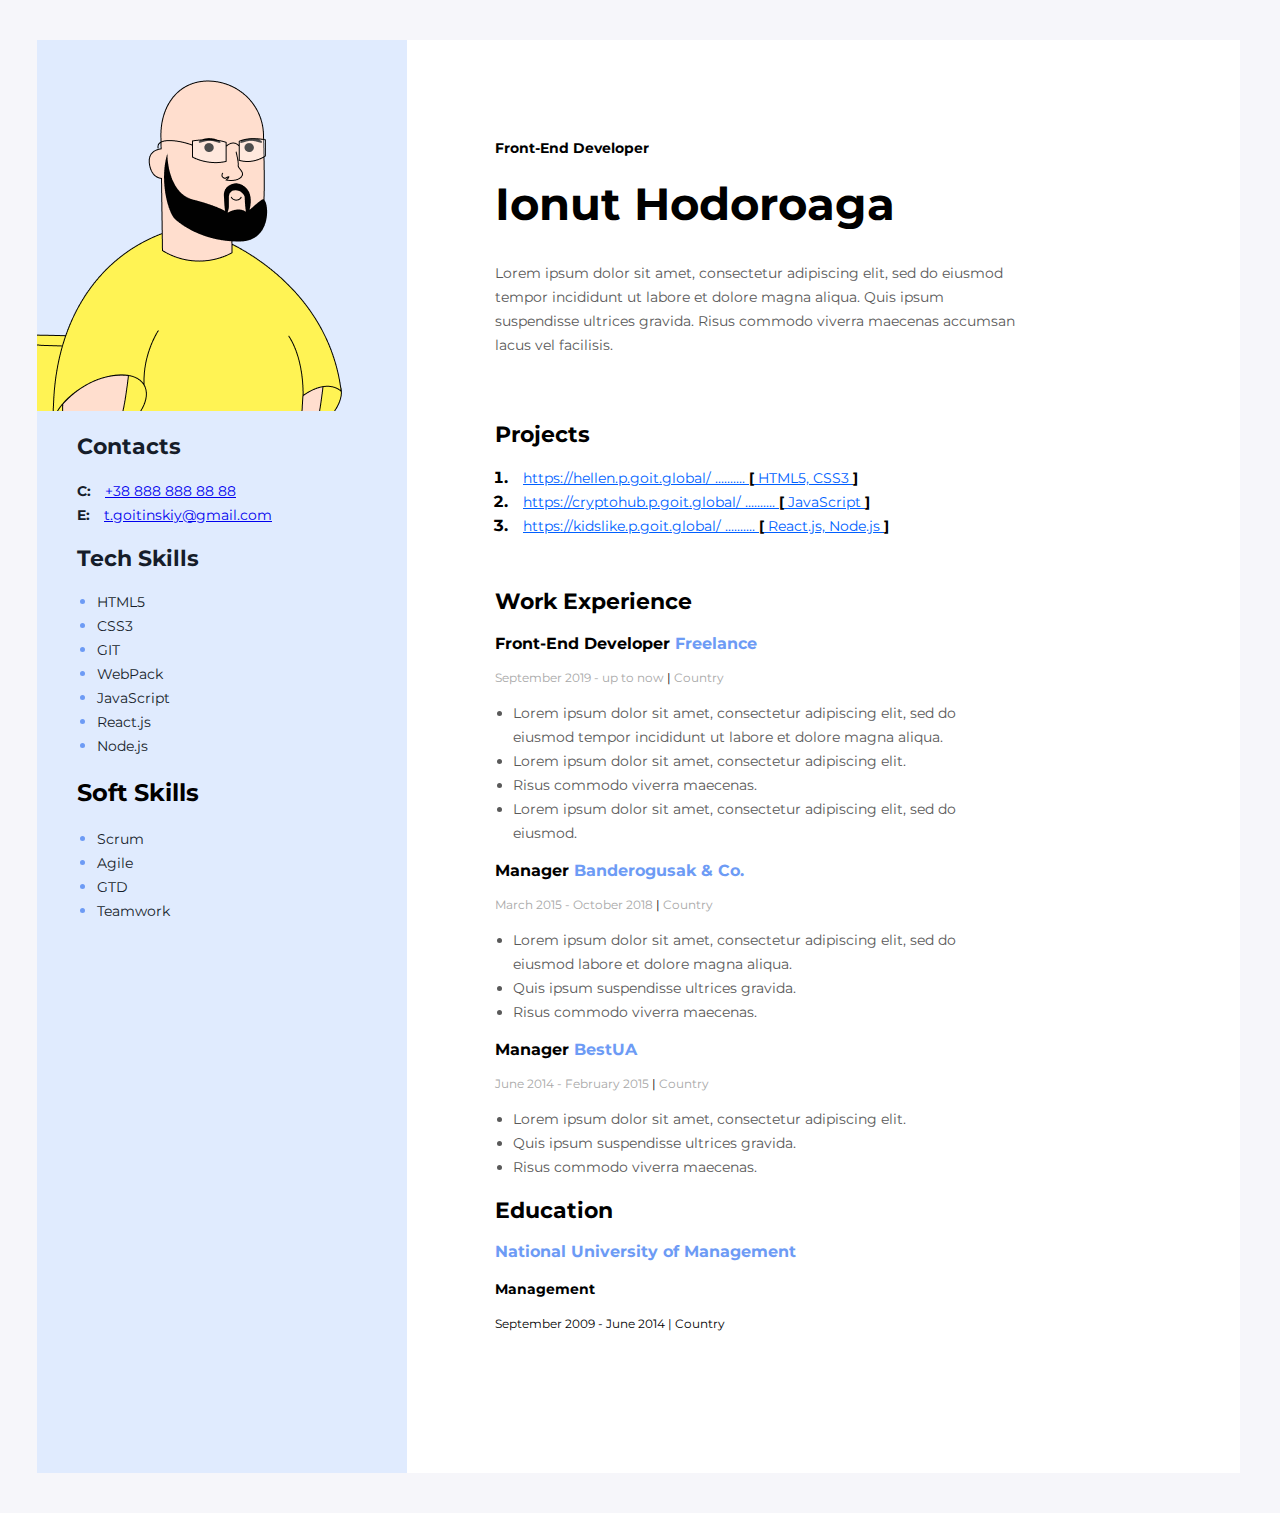
<file: index.html>
<!DOCTYPE html>
<html lang="en">
  <head>
    <meta charset="UTF-8" />
    <meta http-equiv="X-UA-Compatible" content="IE=edge" />
    <meta name="viewport" content="width=device-width, initial-scale=1.0" />
    <link rel="preconnect" href="https://fonts.googleapis.com" />
    <link rel="preconnect" href="https://fonts.gstatic.com" crossorigin />
    <link
      href="https://fonts.googleapis.com/css2?family=Montserrat:wght@400;700&display=swap"
      rel="stylesheet"
    />
    <link rel="stylesheet" href="./styles/styles.css" />
    <title>My resume</title>
  </head>
  <body>
    <!-- Our app -->
    <div class="main-section">
      <!-- Main section -->
      <div class="right-section">
        <!-- About me section -->
        <div class="about-me-section">
          <h3 class="about-me-profession">Front-End Developer</h3>

          <h1 id="personName">Ionut Hodoroaga</h1>

          <p>
            Lorem ipsum dolor sit amet, consectetur adipiscing elit, sed do
            eiusmod tempor incididunt ut labore et dolore magna aliqua. Quis
            ipsum suspendisse ultrices gravida. Risus commodo viverra maecenas
            accumsan lacus vel facilisis.
          </p>
        </div>
        <!-- Projects section -->
        <div class="projects-sections">
          <h2 class="block-title">Projects</h2>

          <ol>
            <li>
              <span class="projects-item"
                ><a href="https://hellen.p.goit.global/"
                  >https://hellen.p.goit.global/</a
                >
                ..........
                <span class="bracket">[</span> HTML5, CSS3
                <span class="bracket">]</span>
              </span>
            </li>
            <li>
              <span class="projects-item"
                ><a href="https://cryptohub.p.goit.global/"
                  >https://cryptohub.p.goit.global/</a
                >
                ..........
                <span class="bracket">[</span> JavaScript
                <span class="bracket">]</span>
              </span>
            </li>
            <li>
              <span class="projects-item"
                ><a href="https://kidslike.p.goit.global/"
                  >https://kidslike.p.goit.global/</a
                >
                ..........
                <span class="bracket">[</span> React.js, Node.js
                <span class="bracket">]</span>
              </span>
            </li>
          </ol>
        </div>
        <!-- Work experience section -->
        <div class="work-experience-section">
          <h2 class="block-title">Work Experience</h2>
          <!-- Company nr.3 -->
          <div>
            <h3 class="work-experience-position">
              Front-End Developer
              <span class="work-experience-company">Freelance</span>
            </h3>
            <p class="work-experience-period">
              September 2019 - up to now
              <span class="line-break">|</span> Country
            </p>
            <ul class="work-experience-duties">
              <li>
                Lorem ipsum dolor sit amet, consectetur adipiscing elit, sed do
                eiusmod tempor incididunt ut labore et dolore magna aliqua.
              </li>
              <li>Lorem ipsum dolor sit amet, consectetur adipiscing elit.</li>
              <li>Risus commodo viverra maecenas.</li>
              <li>
                Lorem ipsum dolor sit amet, consectetur adipiscing elit, sed do
                eiusmod.
              </li>
            </ul>
          </div>
          <!-- Company nr.2 -->
          <div>
            <h3 class="work-experience-position">
              Manager
              <span class="work-experience-company">Banderogusak & Co.</span>
            </h3>
            <p class="work-experience-period">
              March 2015 - October 2018
              <span class="line-break">|</span> Country
            </p>
            <ul class="work-experience-duties">
              <li>
                Lorem ipsum dolor sit amet, consectetur adipiscing elit, sed do
                eiusmod labore et dolore magna aliqua.
              </li>
              <li>Quis ipsum suspendisse ultrices gravida.</li>
              <li>Risus commodo viverra maecenas.</li>
            </ul>
          </div>

          <div>
            <!-- Company nr.1 -->
            <h3 class="work-experience-position">
              Manager
              <span class="work-experience-company"
                >BestUA <Corp class=""></Corp
              ></span>
            </h3>
            <p class="work-experience-period">
              June 2014 - February 2015
              <span class="line-break">|</span> Country
            </p>
            <ul class="work-experience-duties">
              <li>Lorem ipsum dolor sit amet, consectetur adipiscing elit.</li>
              <li>Quis ipsum suspendisse ultrices gravida.</li>
              <li>Risus commodo viverra maecenas.</li>
            </ul>
          </div>
        </div>
        <div class="education">
          <h2 class="block-title">Education</h2>
          <h3 class="form-of-education">National University of Management</h3>
          <h4 class="form-of-education-specialisation">Management</h4>
          <p class="education-period">September 2009 - June 2014 | Country</p>
        </div>
      </div>
      <!-- Sidebar section -->
      <aside class="sidebar-section">
        <img src="./img/Group 2144.png" alt="my photo" />
        <!-- Contacts section -->
        <div class="contacts-section">
          <h2 class="sidebar-title">Contacts</h2>
          <div>
            <span class="contacts-section-type">C:</span>
            <a class="contacts-section-value" href="tel:+388888888888"
              >+38 888 888 88 88</a
            >
          </div>
          <div>
            <span class="contacts-section-type">E:</span>
            <a
              class="contacts-section-value"
              href="mailto:t.goitinskiy@gmail.com"
              >t.goitinskiy@gmail.com</a
            >
          </div>
        </div>
        <!-- Tech skills section -->
        <div class="tech-skills-section">
          <h2 class="sidebar-title">Tech Skills</h2>
          <ul class="sidebar-list">
            <li><span>HTML5</span></li>
            <li><span>CSS3</span></li>
            <li><span>GIT</span></li>
            <li><span>WebPack</span></li>
            <li><span>JavaScript</span></li>
            <li><span>React.js</span></li>
            <li><span>Node.js</span></li>
          </ul>
        </div>
        <!-- Soft Skills section -->
        <div class="soft-skills-section">
          <h2>Soft Skills</h2>
          <ul class="sidebar-list">
            <li><span>Scrum</span></li>
            <li><span>Agile</span></li>
            <li><span>GTD</span></li>
            <li><span>Teamwork</span></li>
          </ul>
        </div>
      </aside>
    </div>
  </body>
</html>
</file>
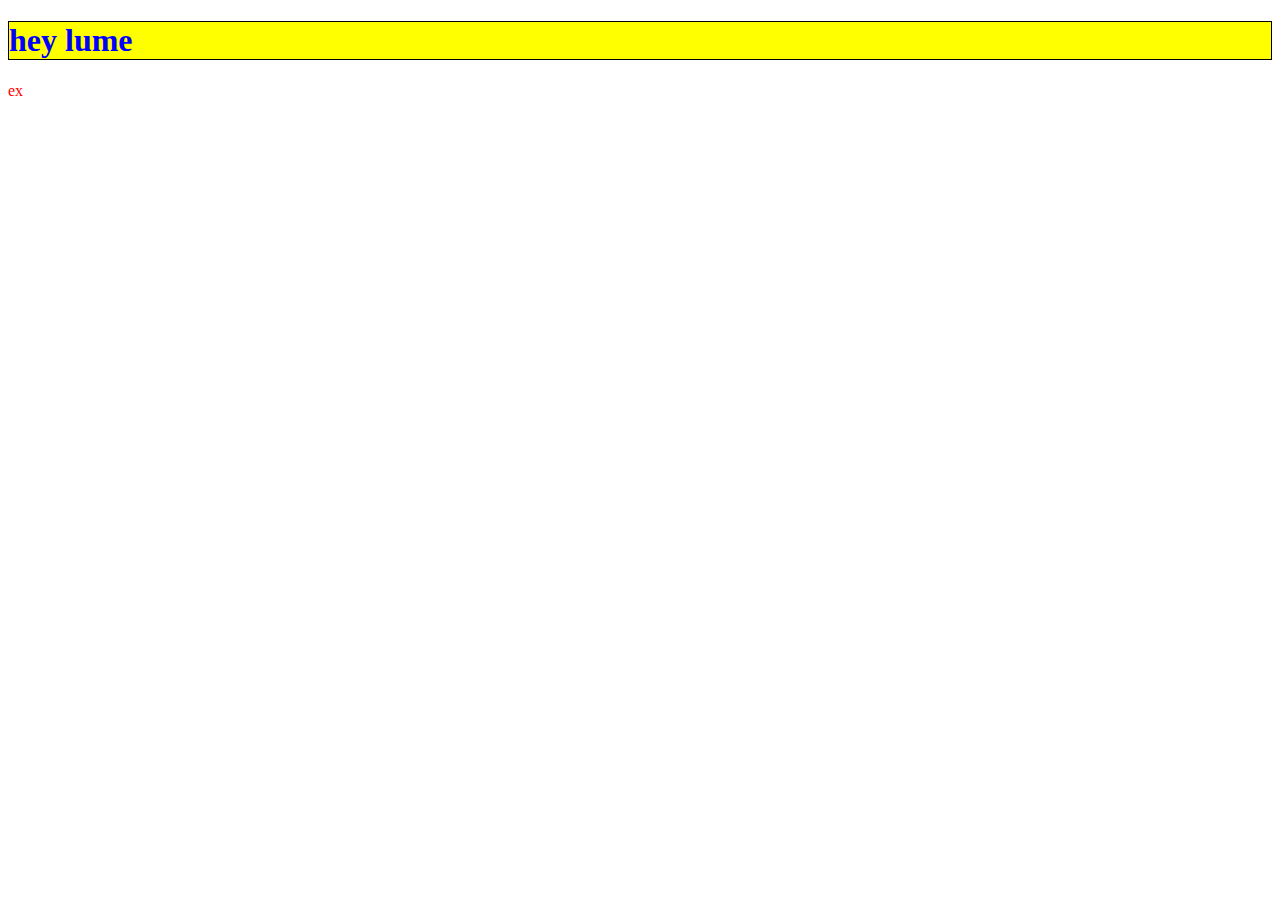
<file: practice 5/index.html>
<!DOCTYPE html>
<html lang="en-GB">
<head>
    <meta charset="UTF-8">
    <title>css experyument</title>
    <style>
        h1 {
            color: blue;
            background-color: yellow;
            border: 1px solid black;
        }
        p {
            color: red;
        }
    </style>
</head>
<body>
    <h1>hey lume

    </h1>
    <p>ex</p>
</body>
</html>
</file>
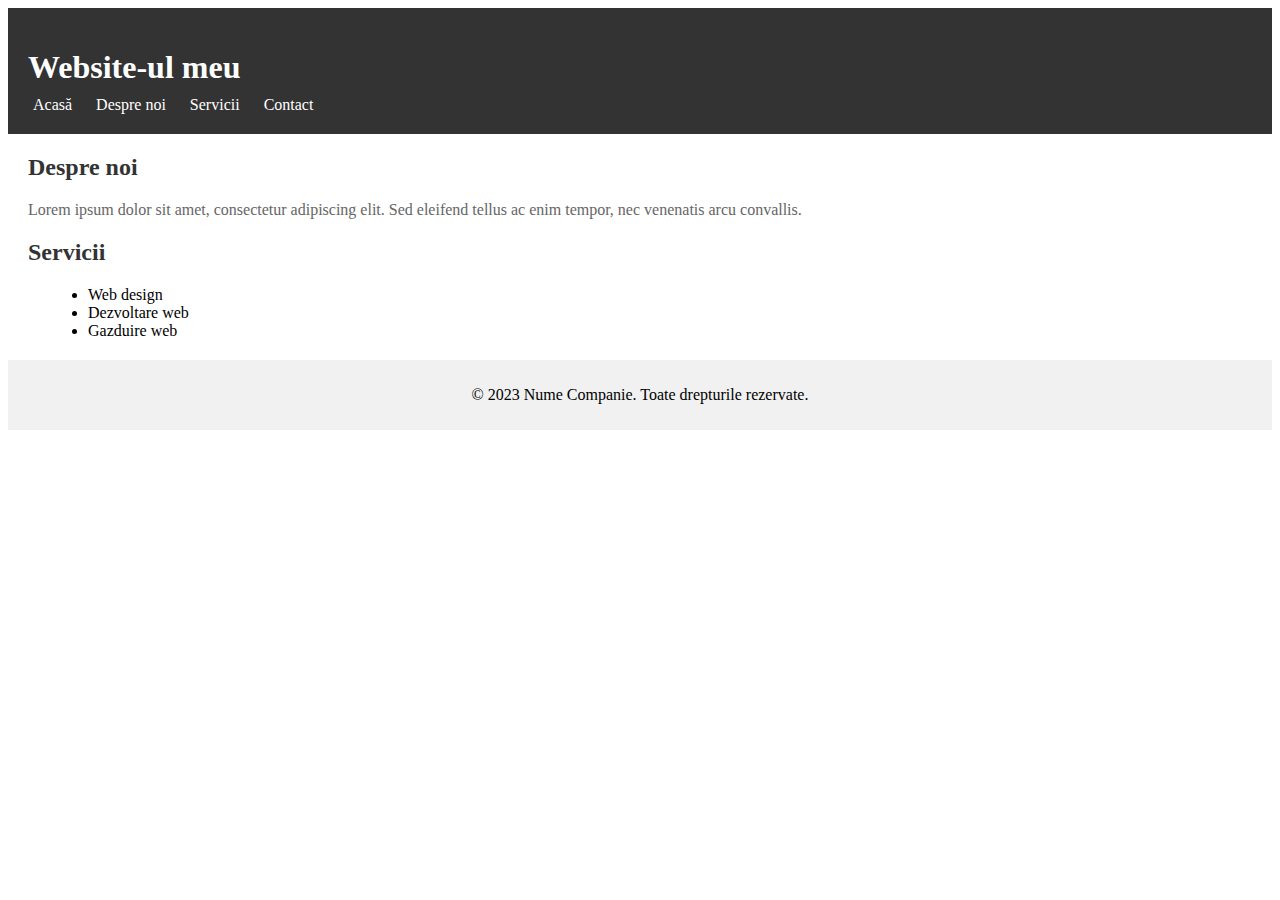
<file: practice/index.html>
<!DOCTYPE html>
<html>
<head>
  <link rel="stylesheet" type="text/css" href="styles.css">
</head>
<body>
  <header>
    <h1 class="titlu">Website-ul meu</h1>
    <nav>
      <ul>
        <li><a href="#">Acasă</a></li>
        <li><a href="#">Despre noi</a></li>
        <li><a href="#">Servicii</a></li>
        <li><a href="#">Contact</a></li>
      </ul>
    </nav>
  </header>

  <section>
    <h2>Despre noi</h2>
    <p>Lorem ipsum dolor sit amet, consectetur adipiscing elit. Sed eleifend tellus ac enim tempor, nec venenatis arcu convallis.</p>
  </section>

  <section>
    <h2>Servicii</h2>
    <ul>
      <li>Web design</li>
      <li>Dezvoltare web</li>
      <li>Gazduire web</li>
    </ul>
  </section>

  <footer>
    <p>&copy; 2023 Nume Companie. Toate drepturile rezervate.</p>
  </footer>
</body>
</html>
</file>
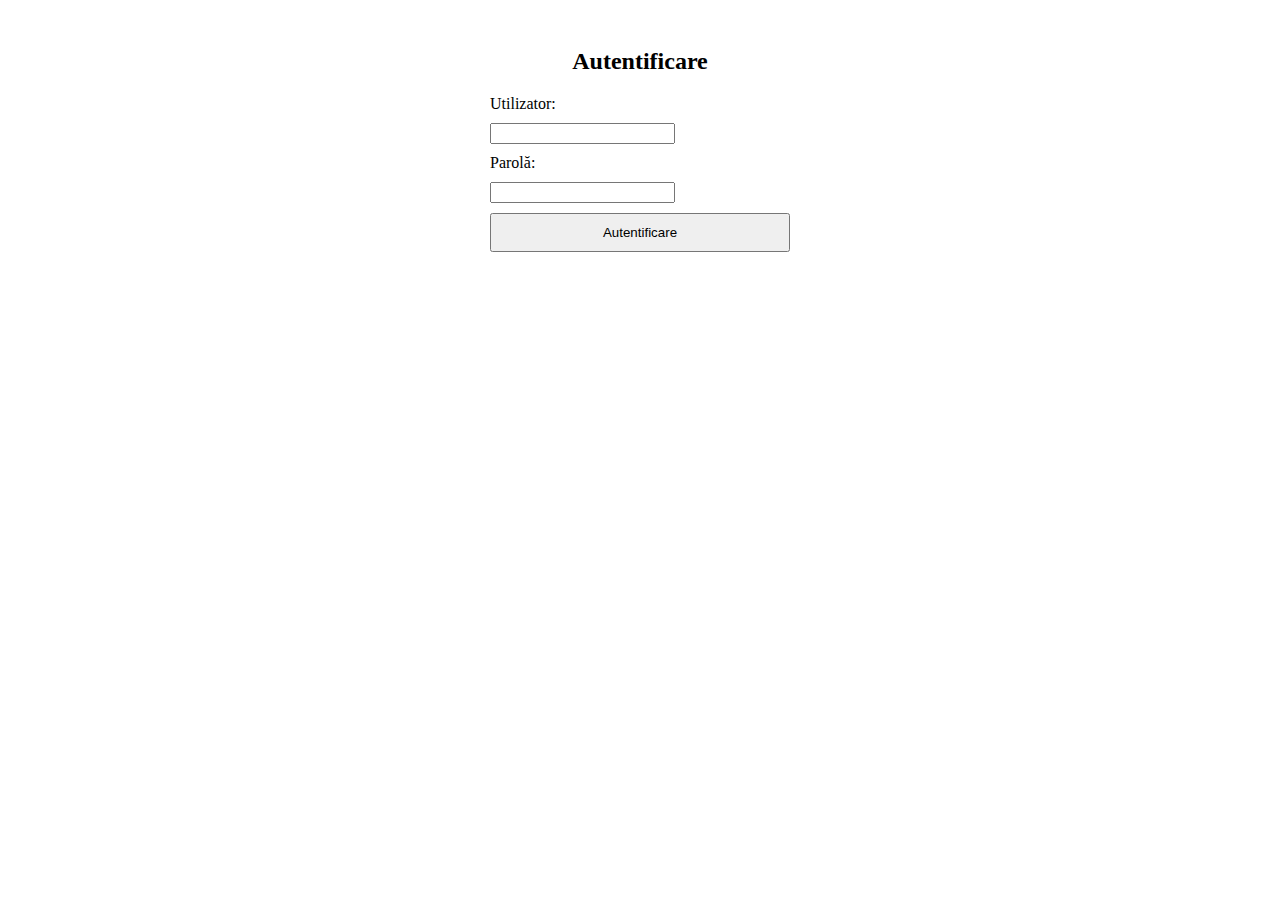
<file: practice2/index.html>
<!DOCTYPE html>
<html>
<head>
  <title>Formular de autentificare</title>
  <link rel="stylesheet" type="text/css" href="style.css">
</head>
<body>
  <div class="container">
    <h2>Autentificare</h2>
    <form id="authForm">
      <label for="username">Utilizator:</label>
      <input type="text" id="username" name="username" required>

      <label for="password">Parolă:</label>
      <input type="password" id="password" name="password" required>

      <input type="submit" value="Autentificare">
    </form>
  </div>

  <script src="script.js"></script>
</body>
</html>
</file>
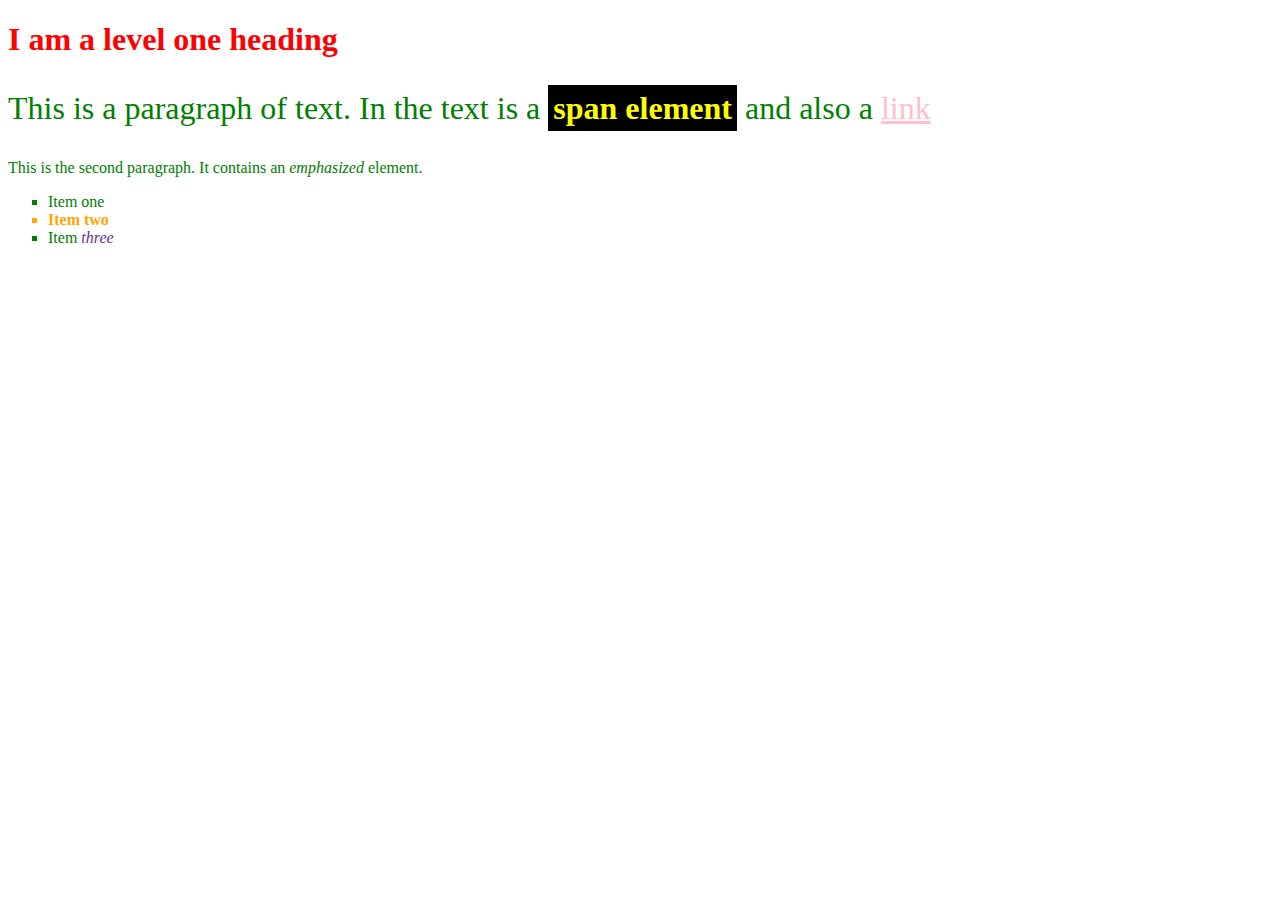
<file: practice3(gettngstrtedwthcssunderwhatis css)/index.html>
<!DOCTYPE html>
<html lang="en">
<head>
    <meta charset="UTF-8">
    <meta name="viewport" content="width=device-width, initial-scale=1.0">
    <title>Document</title>
    <link rel="stylesheet" href="styles.css">
</head>
<body>
    <h1>I am a level one heading</h1>

    <p>This is a paragraph of text. In the text is a 


        <span class="speciial">span element</span> and also a 
        
        <a href="https://example.com">link</a>
    </p>

    <p>

        This is the second paragraph. It contains an <em>

            emphasized
        </em> element.
    </p>



    <ul><li>
        Item <span>one</span>
    </li>
    <li class="speciial">Item two</li>

    <li>Item <em>three</em></li>    


</ul>
</body>
</html>
</file>
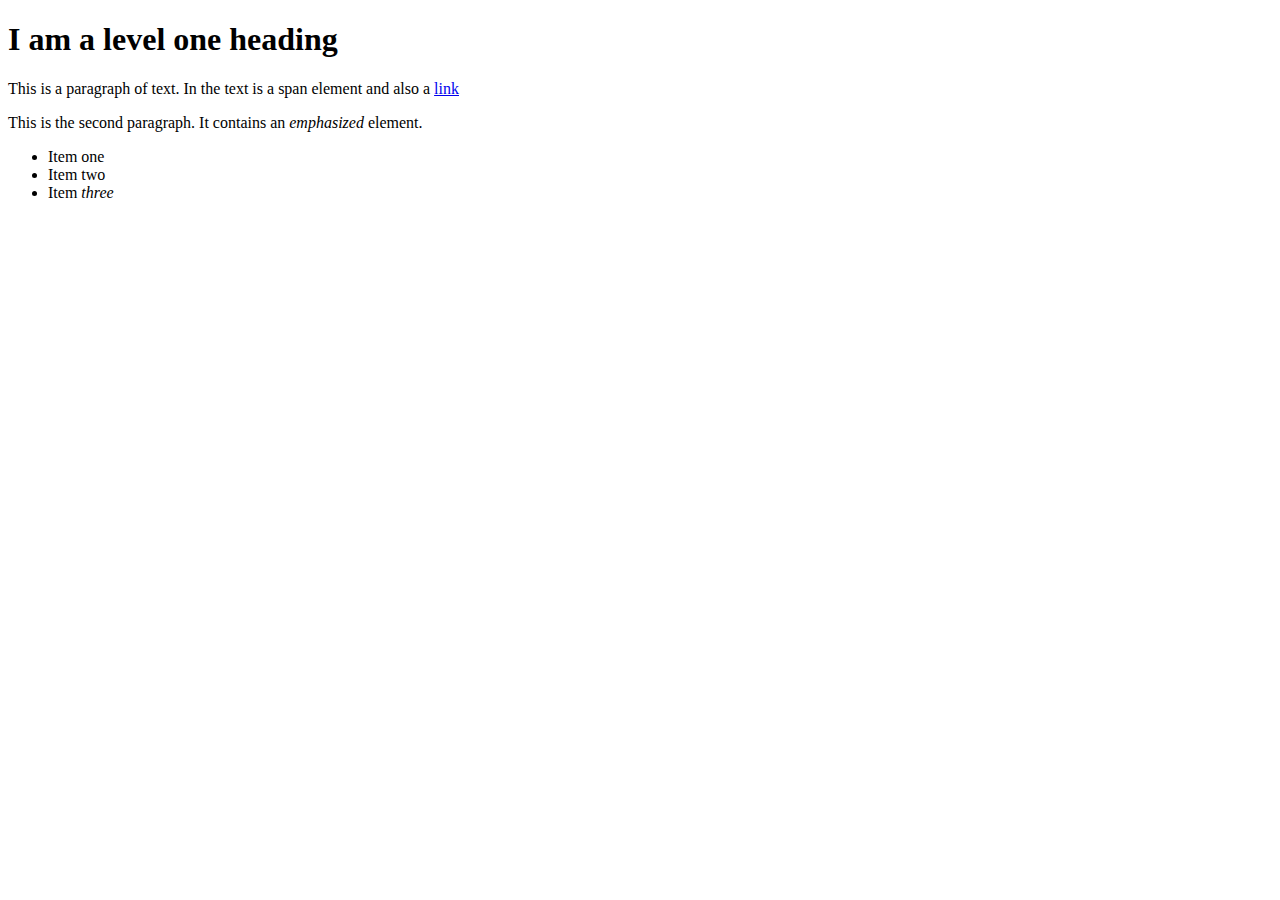
<file: practice3/index.html>
<!DOCTYPE html>
<html lang="en">
<head>
    <meta charset="UTF-8">
    <meta name="viewport" content="width=device-width, initial-scale=1.0">
    <title>Document</title>
</head>
<body>
    <h1>I am a level one heading</h1>

    <p>This is a paragraph of text. In the text is a 


        <span>span element</span> and also a 
        
        <a href="https://example.com">link</a>
    </p>

    <p>

        This is the second paragraph. It contains an <em>

            emphasized
        </em> element.
    </p>



    <ul><li>
        Item <span>one</span>
    </li>
    <li>Item two</li>

    <li>Item <em>three</em></li>    


</ul>
</body>
</html>
</file>
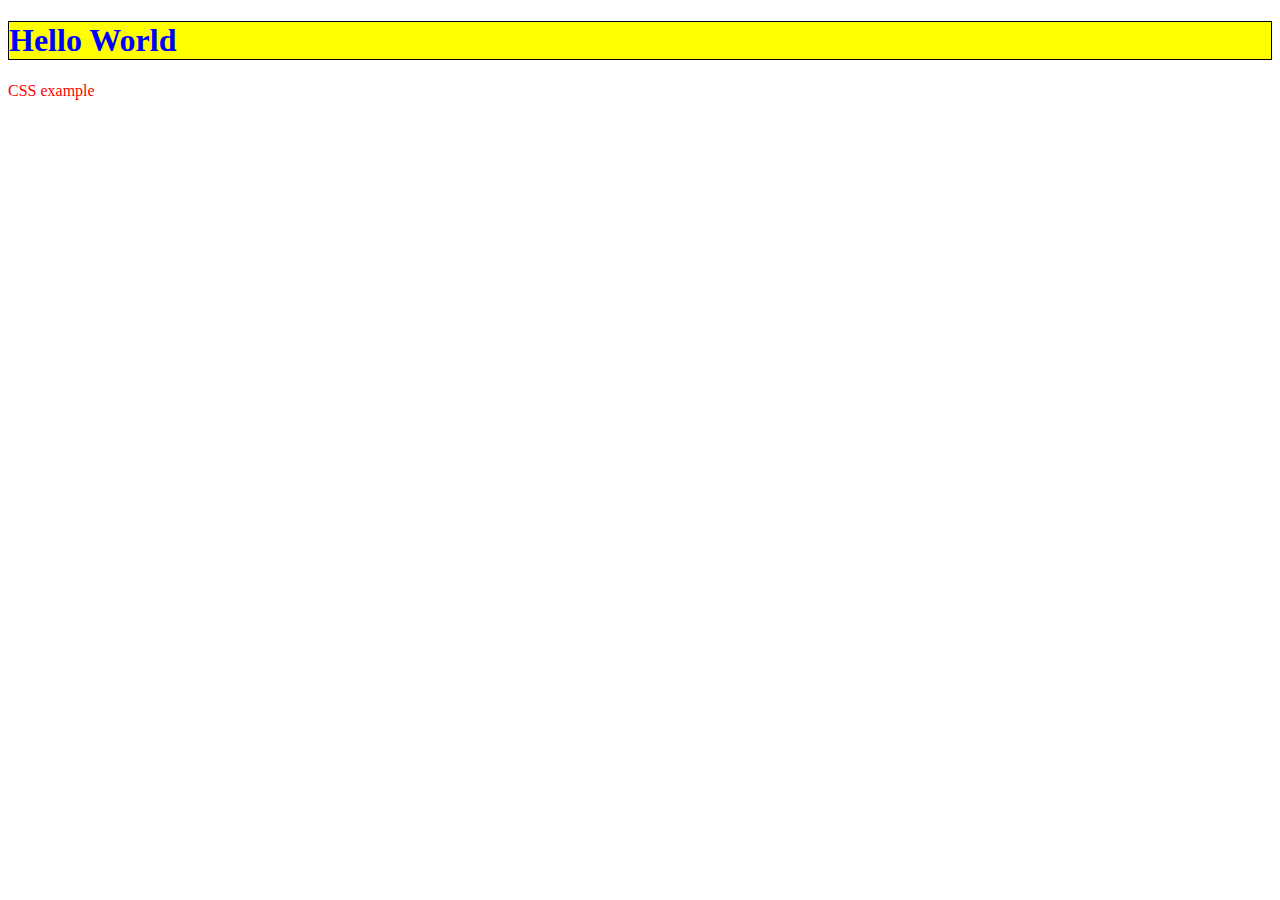
<file: siesespreactis/index.html>
<!DOCTYPE html>
<html lang="en-GB">
<head>
    <meta charset="utf-8">
    <title>My CSS experiment</title>
    <link rel="stylesheet" href="styles.css">
    <meta name="viewport" content="width=device-width, initial-scale=1.0">
    
</head>
<body>
    <h1>Hello World</h1>
    <p>CSS example</p>
</body>
</html>
</file>
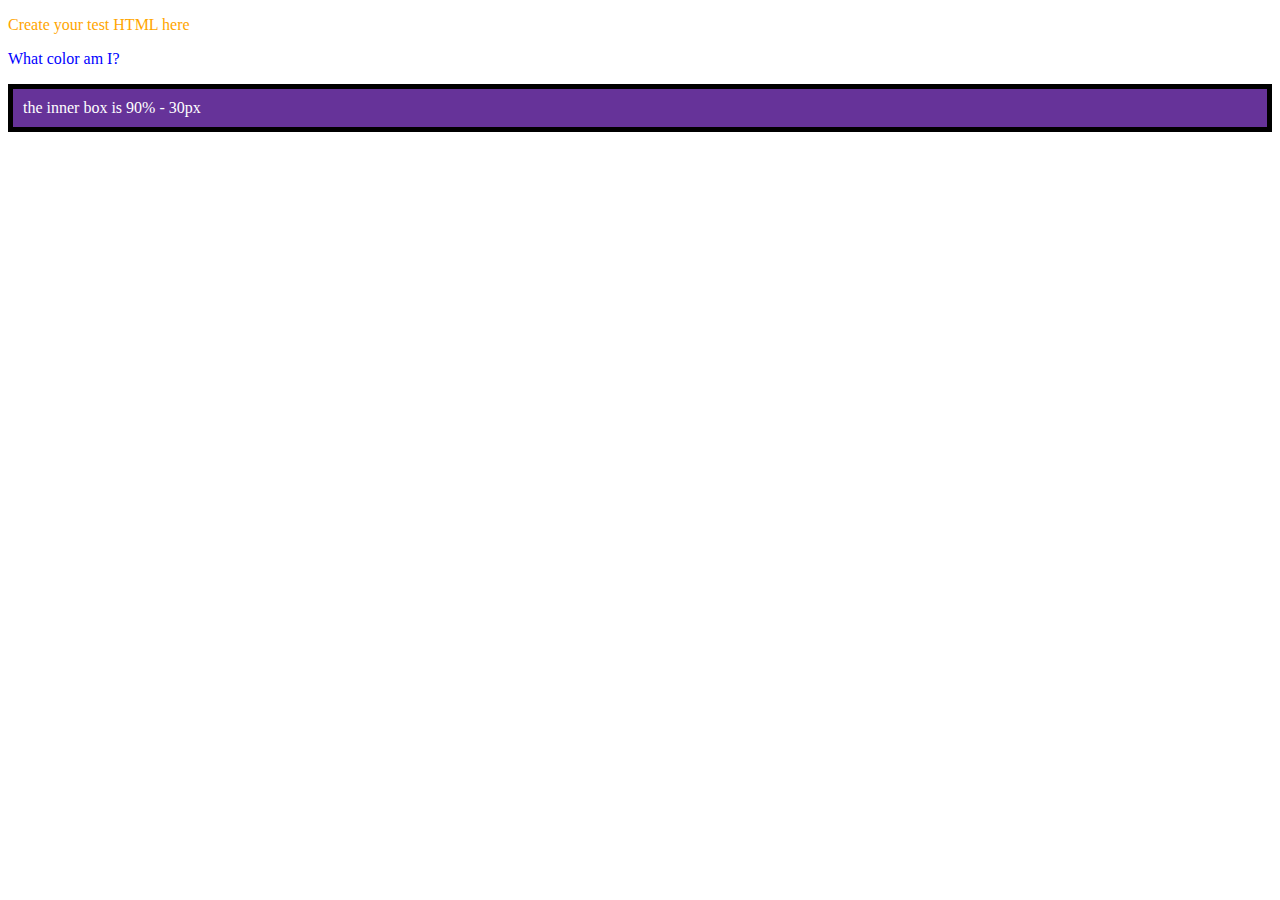
<file: practice 5/practice/index.html>
<!doctype html>
<html lang="en">
  <head>
    <meta charset="utf-8" />
    <meta name="viewport" content="width=device-width" />
    <title>My CSS experiments</title>
    <link rel="stylesheet" href="styles.css" />
  </head>
  <body>
    <p>Create your test HTML here</p>
    <p class="special">What color am I?</p>
    <div class="outer">
      <div class="box">the inner box is 90% - 30px</div>
    </div>
  </body>
</html>
</file>
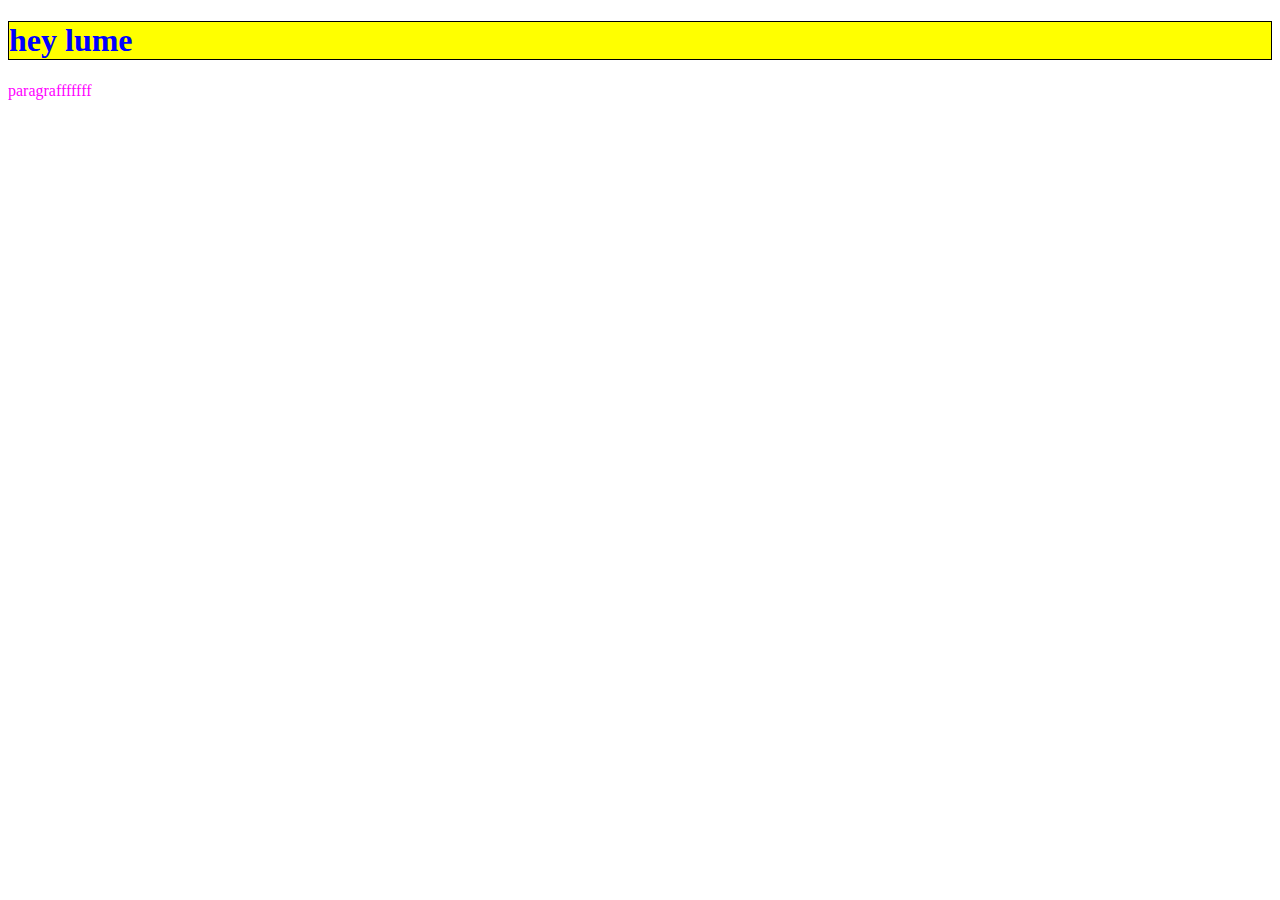
<file: practice 5/indexx.html>
<!DOCTYPE html>
<html lang="en-GB">
<head>
    <meta charset="UTF-8">
    <title>Document</title>
</head>
<body>
    <h1 style="color:blue;background-color: yellow; border: 1px solid black">hey lume</h1>
    <p style="color:magenta">paragrafffffff</p>
</body>
</html>
</file>
<file: styles/styles.css>
body {
  background-color: #f6f6fa;
  font-family: 'Montserrat', sans-serif;
}

/* Right section styles */

.right-section {
  padding-left: 88px;
  padding-right: 220px;
  background-color: #fff;
}

.about-me-profession {
  color: black;
  font-style: normal;
  font-weight: 700;
  font-size: 14px;
  line-height: 17px;
  margin-top: 100px;
}

#personName {
  font-style: normal;
  font-weight: 700;
  font-size: 45px;
  line-height: 55px;
  margin-top: 19px;
}

.main-section {
  display: flex;
  flex-direction: row-reverse;
  width: 1200px;
  margin: 40px auto;
}

.about-me-section {
  width: 525px;
}

.about-me-section p {
  font-style: normal;
  font-weight: 400;
  font-size: 14px;
  line-height: 24px;
  color: #595959;
}

.projects-sections {
  margin: 64px 0 0 0;
}

.block-title {
  font-family: 'Montserrat';
  font-style: normal;
  font-weight: 700;
  font-size: 22px;
  line-height: 27px;
  color: #000000;
}

.projects-sections ol {
  padding-left: 18px;
}

ol li,
.bracket {
  font-weight: 700;
  color: #000000;
}

.projects-item {
  font-family: 'Montserrat';
  font-style: normal;
  font-weight: 400;
  font-size: 14px;
  line-height: 24px;
  margin-left: 10px;
  text-decoration-line: underline;

  color: #005fff;
}

.projects-item a {
  color: #005fff;
}

.work-experience-section {
  margin-top: 50px;
}

.work-experience-position {
  font-family: 'Montserrat';
  font-style: normal;
  font-weight: 700;
  font-size: 16px;
  line-height: 20px;
}

.work-experience-company {
  color: #6d9bf5;
}

.work-experience-period {
  font-family: 'Montserrat';
  font-style: normal;
  font-weight: 400;
  font-size: 12px;
  line-height: 15px;
  color: #a8a8a8;
}

.line-break {
  color: #000;
}

.work-experience-duties {
  padding-left: 18px;
}

.work-experience-duties li {
  font-family: 'Montserrat';
  font-style: normal;
  font-weight: 400;
  font-size: 14px;
  line-height: 24px;
  color: #595959;
}

.education {
  padding-bottom: 130px;
}

.form-of-education {
  font-family: 'Montserrat';
  font-style: normal;
  font-weight: 700;
  font-size: 16px;
  line-height: 20px;
  color: #6d9bf5;
}

.form-of-education-specialisation {
  font-family: 'Montserrat';
  font-style: normal;
  font-weight: 700;
  font-size: 14px;
  line-height: 17px;
  color: #000000;
}

.education-period {
  font-family: 'Montserrat';
  font-style: normal;
  font-weight: 400;
  font-size: 12px;
  line-height: 15px;
  color: #000000;
}

/* Siderbar styles */

.sidebar-section {
  background-color: #e0ebfe;
  width: 370px;
}

.sidebar-section img {
  margin-top: 40px;
}

.sidebar-title {
  font-style: normal;
  font-weight: 700;
  font-size: 22px;
  line-height: 27px;
  color: #161d2a;
}

.contacts-section,
.tech-skills-section,
.soft-skills-section {
  margin-left: 40px;
}

.contacts-section-type {
  font-style: normal;
  font-weight: 700;
  font-size: 14px;
  line-height: 24px;
  color: #161d2a;
  margin-right: 10px;
}

.contacts-section-value {
  font-style: normal;
  font-weight: 400;
  font-size: 14px;
  line-height: 24px;
}

.sidebar-list {
  color: #6d9bf5;
  padding-left: 20px;
}

.sidebar-list span {
  font-style: normal;
  font-weight: 400;
  font-size: 14px;
  line-height: 24px;
  color: #161d2a;
}
</file>
<file: practice/styles.css>
/* Stiluri pentru antet */
header {
  background-color: #333;
  color: #fff;
  padding: 20px;
}

header .titlu {
  font-size: 32px;
  margin-bottom: 10px;
}

header nav ul {
  list-style-type: none;
  margin: 0;
  padding: 0;
}

header nav ul li {
  display: inline-block;
  margin-right: 10px;
}

header nav ul li a {
  text-decoration: none;
  color: #fff;
  padding: 5px;
}

/* Stiluri pentru secțiuni */
section {
  margin: 20px;
}

section h2 {
  color: #333;
  font-size: 24px;
}

section p {
  color: #666;
}

section ul {
  list-style-type: disc;
  margin-left: 20px;
}

/* Stiluri pentru subsol */
footer {
  background-color: #f1f1f1;
  padding: 10px;
  text-align: center;
}
</file>
<file: practice2/style.css>
.container {
    width: 300px;
    margin: 0 auto;
    padding: 20px;
  }
  
  h2 {
    text-align: center;
  }
  
  label, input {
    display: block;
    margin-bottom: 10px;
  }
  
  input[type="submit"] {
    width: 100%;
    padding: 10px;
  }
</file>
<file: practice3(gettngstrtedwthcssunderwhatis css)/styles.css>
h1 {
    color: red;
}

p {
    color: green;
}

p, li {
    color: green;
}

/*removes bullets from the ul*/

li {
    list-style-type: none;
}

li {
    list-style-type: square;
}

.speciial {
    color: orange;
    font-weight: bold;
}

li.speciial {
    color: orange;
    font-weight: bold;
}

li.speciial,
span.speciial 
{
    color: orange;
    font-weight: bold;
}

li em {
    color: rebeccapurple;
}

h1 + p {
    font-size: 200%;
}

a:link {
    color: pink;
}

a:visited {
    color: green;
}

a:hover {
    text-decoration: none;
}

/* selects any <span> that is inside a <p> which is

inside an <article>*/

article p span {

}

/* selects any <p> thatcomes directly after a <ul>. which comes directly 

after an h1
*/

h1 + ul + p {

}

body h1 + p .speciial {
    color: yellow;
    background-color: black;
    padding: 5px;
}
</file>
<file: siesespreactis/styles.css>
h1 {
    color: blue;
    background-color: yellow;
    border: 1px solid black;
}

p {
    color: red;
}
</file>
<file: practice 5/practice/styles.css>
/* 
comentariu*/


.special {
    color: blue;
}
p {
    color: red;
}

p {
    color: red;
}

p {
    color: green;
}

h1 {
    color: blue;
    background-color: yellow;
}

p {
    color: orange;
}

.outer {
    border: 5px solid black;
}

.box {
    padding: 10px;
    width: calc(90%-50px);
    background-color: rebeccapurple;
    color: white;
}
</file>
